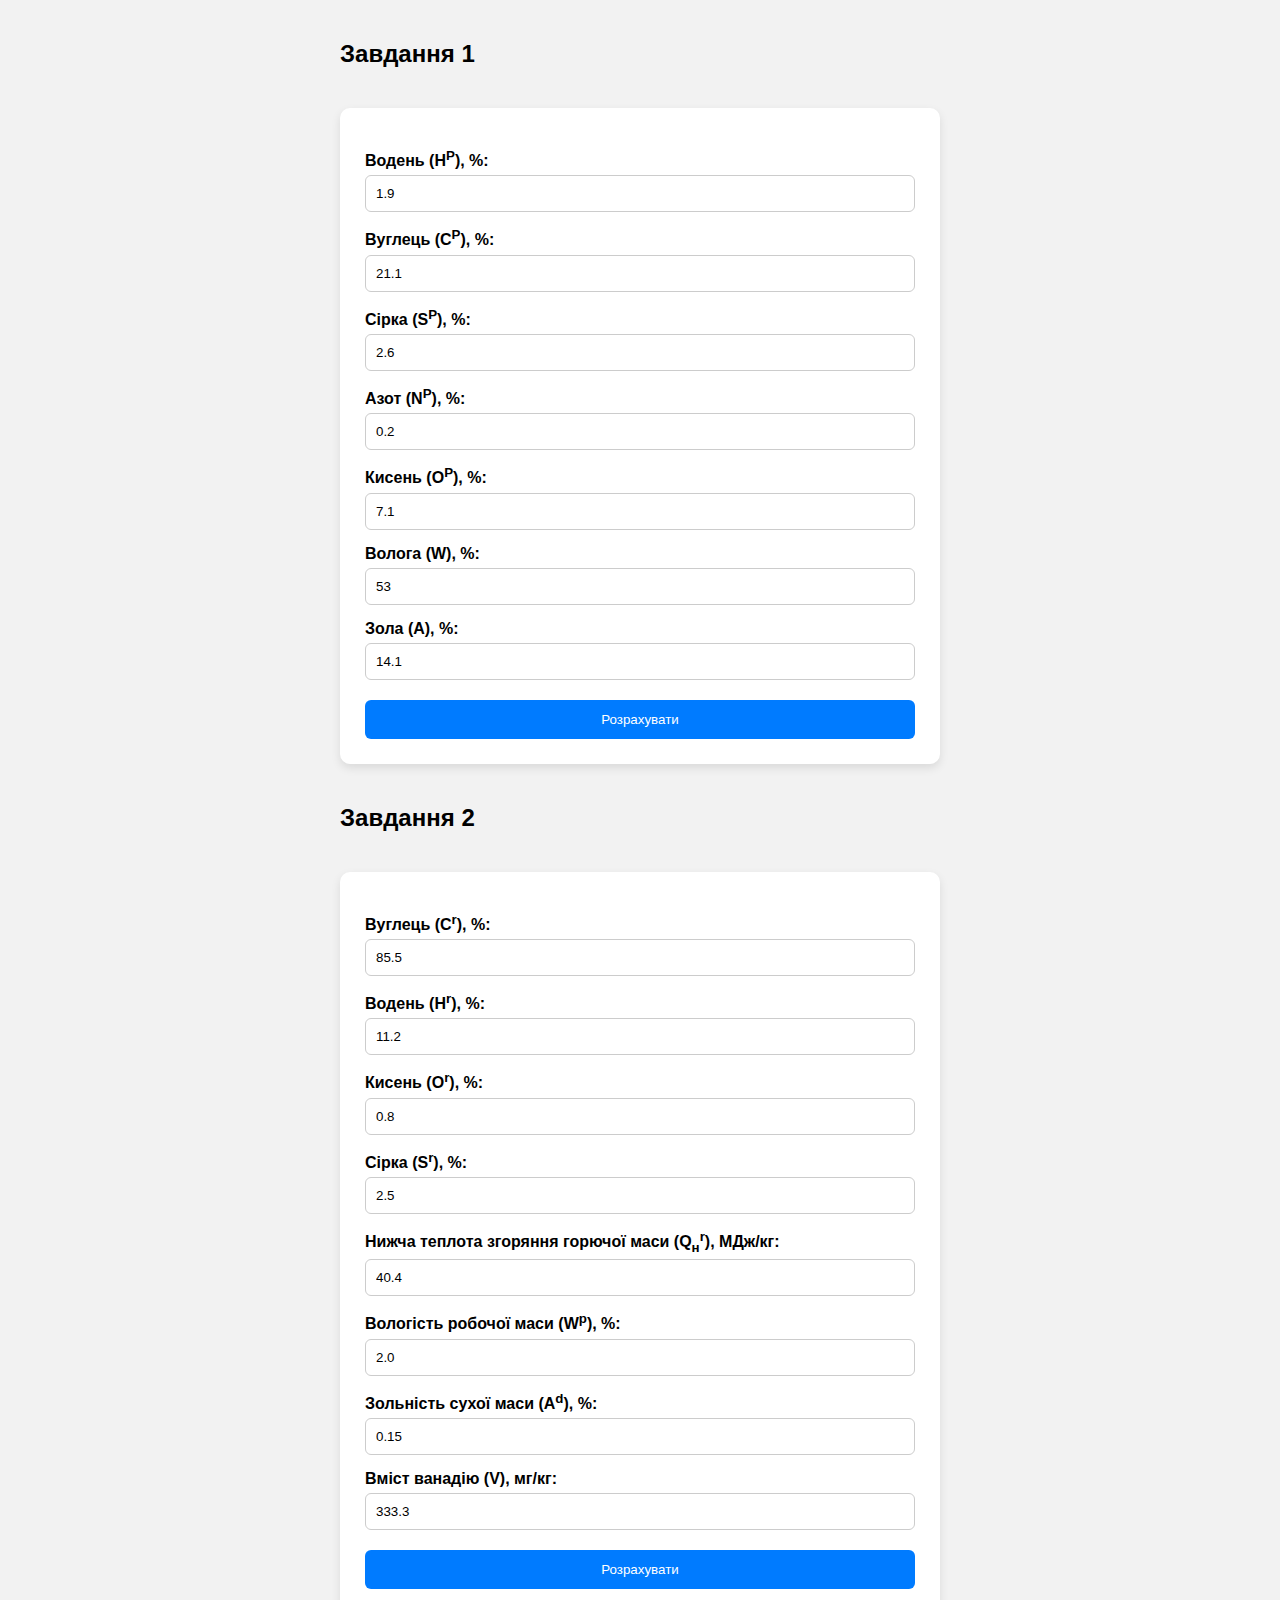
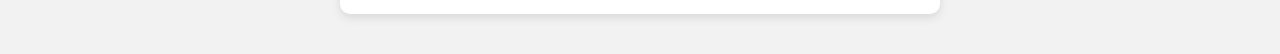
<file: PW1TB-32_Sliunko_Ihor_Olehovych/index.html>
<!DOCTYPE html>
<html lang="en">

<head>
    <meta charset="UTF-8">
    <meta name="viewport" content="width=device-width, initial-scale=1.0">
    <link rel="stylesheet" href="style.css">
    <title>Практична 1</title>
</head>

<body>
    <h2>Завдання 1</h2>
    <form>
        <label>Водень (H<sup>P</sup>), %:</label>
        <input id="hydrogen-1" value="1.9" type="number">

        <label>Вуглець (C<sup>P</sup>), %:</label>
        <input id="carbon-1" value="21.1" type="number">

        <label>Сірка (S<sup>P</sup>), %:</label>
        <input id="sulfur-1" value="2.6" type="number">

        <label>Азот (N<sup>P</sup>), %:</label>
        <input id="nitrogen-1" value="0.2" type="number">

        <label>Кисень (O<sup>P</sup>), %:</label>
        <input id="oxygen-1" value="7.1" type="number">

        <label>Волога (W), %:</label>
        <input id="moisture-1" value="53" type="number">

        <label>Зола (A), %:</label>
        <input id="ash-1" value="14.1" type="number">

        <button type="button" onclick="calculate1()">Розрахувати</button>
    </form>
    <p id="result-1" class="result"></p>

    <h2>Завдання 2</h2>
    <form>
        <label>Вуглець (C<sup>r</sup>), %:</label>
        <input id="carbon-2" value="85.5" type="number">

        <label>Водень (H<sup>r</sup>), %:</label>
        <input id="hydrogen-2" value="11.2" type="number">

        <label>Кисень (O<sup>r</sup>), %:</label>
        <input id="oxygen-2" value="0.8" type="number">

        <label>Сірка (S<sup>r</sup>), %:</label>
        <input id="sulfur-2" value="2.5" type="number">

        <label>Нижча теплота згоряння горючої маси (Q<sub>н</sub><sup>r</sup>), МДж/кг:</label>
        <input id="q-combustible-2" value="40.4" type="number">

        <label>Вологість робочої маси (W<sup>p</sup>), %:</label>
        <input id="moisture-2" value="2.0" type="number">

        <label>Зольність сухої маси (A<sup>d</sup>), %:</label>
        <input id="ash-2" value="0.15" type="number">

        <label>Вміст ванадію (V), мг/кг:</label>
        <input id="vanadium-2" value="333.3" type="number" step="1">

        <button type="button" onclick="calculate2()">Розрахувати</button>
    </form>
    <p id="result-2" class="result"></p>

    <script src="script.js"></script>
</body>

</html>
</file>
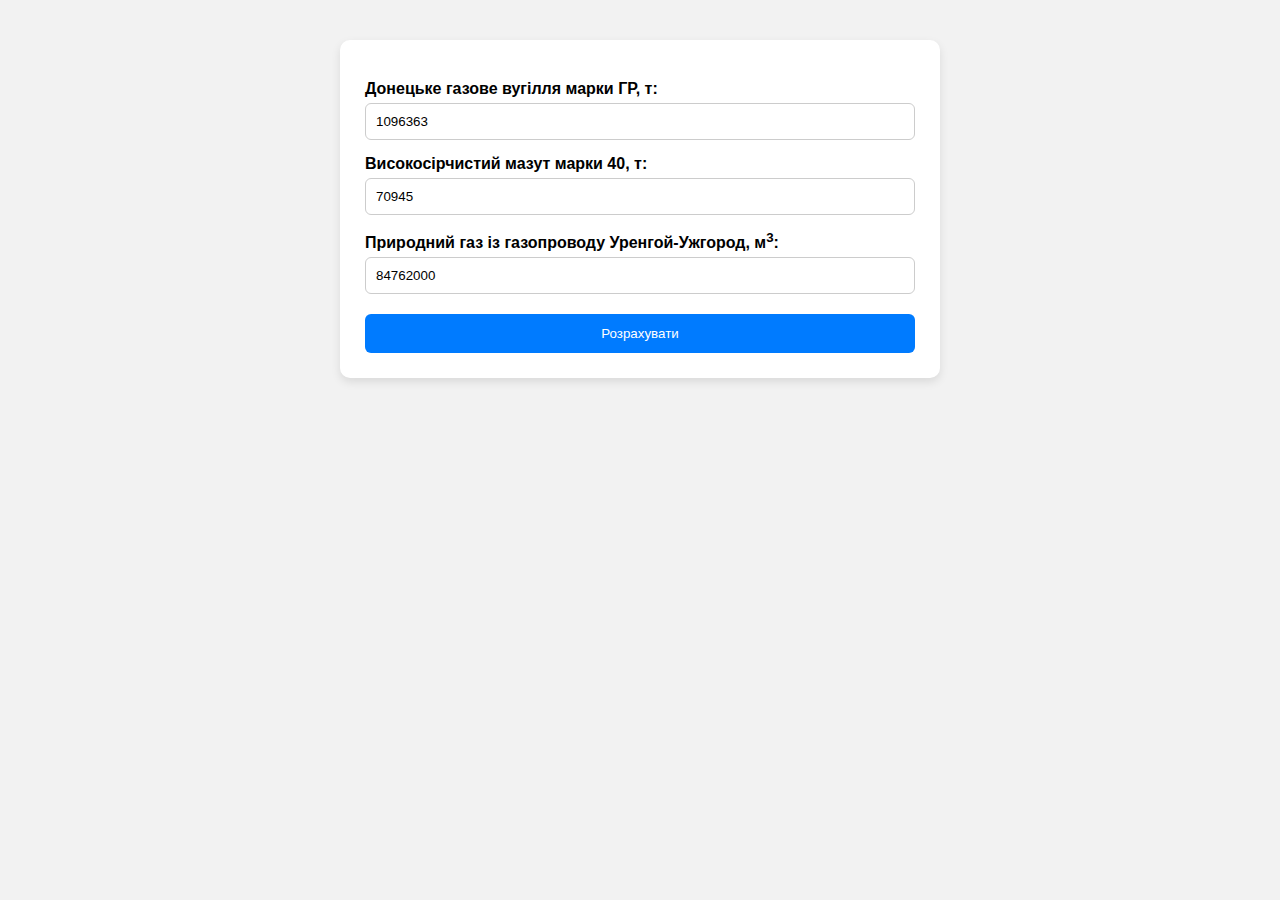
<file: PW2TB-32_Sliunko_Ihor_Olehovych/index.html>
<!DOCTYPE html>
<html lang="en">

<head>
    <meta charset="UTF-8">
    <meta name="viewport" content="width=device-width, initial-scale=1.0">
    <link rel="stylesheet" href="style.css">
    <title>Практична 2</title>
</head>

<body>
    <form>
        <label>Донецьке газове вугілля марки ГР, т:</label>
        <input id="coal" value="1096363" type="number">

        <label>Високосірчистий мазут марки 40, т:</label>
        <input id="fuelOil" value="70945" type="number">

        <label>Природний газ із газопроводу Уренгой-Ужгород, м<sup>3</sup>:</label>
        <input id="gas" value="84762000" type="number">

        <button type="button" onclick="calculate()">Розрахувати</button>
    </form>
    <p id="result" class="result"></p>

    <script src="script.js"></script>
</body>

</html>
</file>
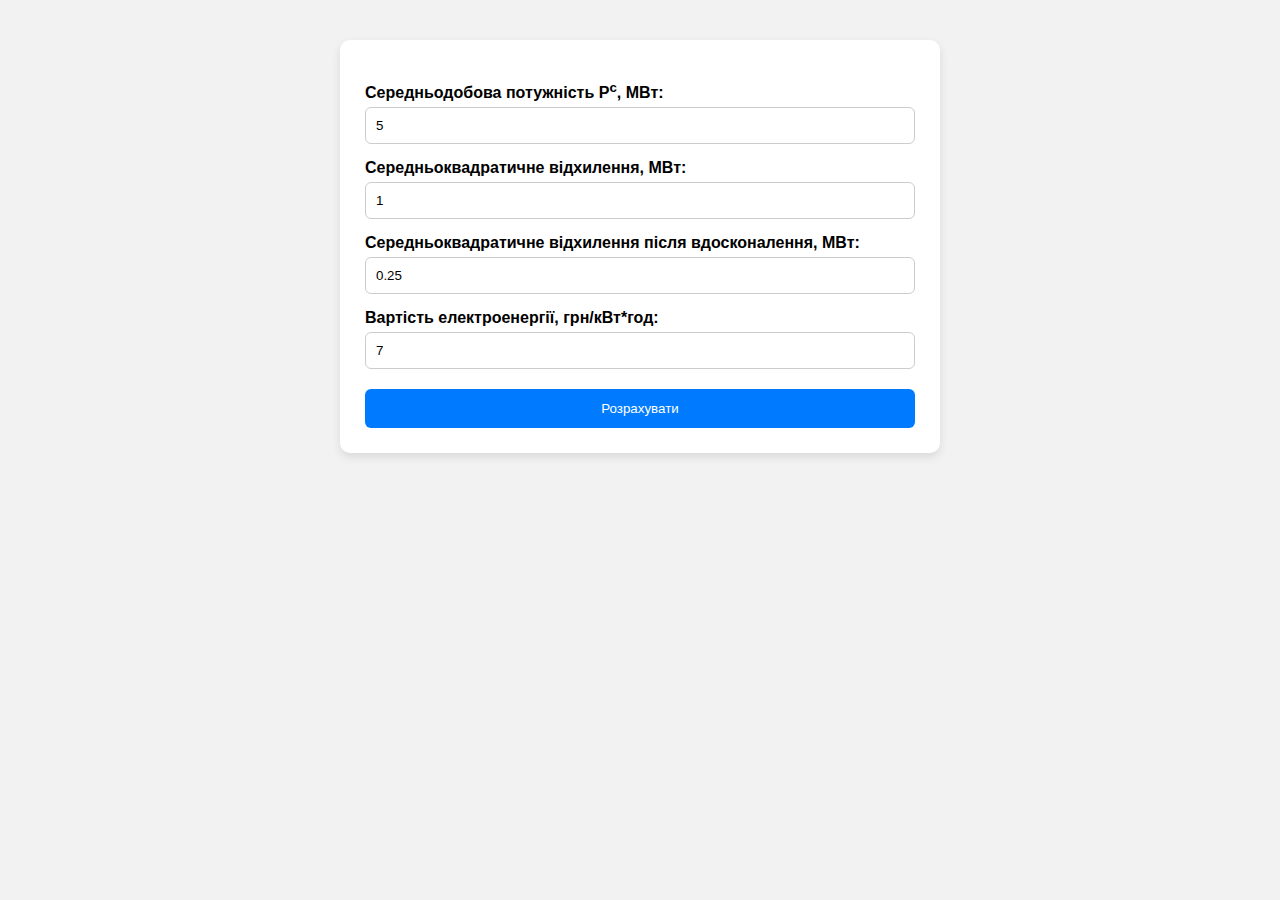
<file: PW3TB-32_Sliunko_Ihor_Olehovych/index.html>
<!DOCTYPE html>
<html lang="en">

<head>
    <meta charset="UTF-8">
    <meta name="viewport" content="width=device-width, initial-scale=1.0">
    <link rel="stylesheet" href="style.css">
    <title>Практична 3</title>
</head>

<body>
    <form>
        <label>Середньодобова потужність P<sup>c</sup>, МВт:</label>
        <input id="power" value="5" type="number">

        <label>Середньоквадратичне відхилення, МВт:</label>
        <input id="standard-deviation" value="1" type="number">

        <label>Середньоквадратичне відхилення після вдосконалення, МВт:</label>
        <input id="standard-deviation-improved" value="0.25" type="number">

        <label>Вартість електроенергії, грн/кВт*год:</label>
        <input id="energy-price" value="7" type="number">

        <button type="button" onclick="calculate()">Розрахувати</button>
    </form>
    <p id="result" class="result"></p>

    <script src="script.js"></script>
</body>

</html>
</file>
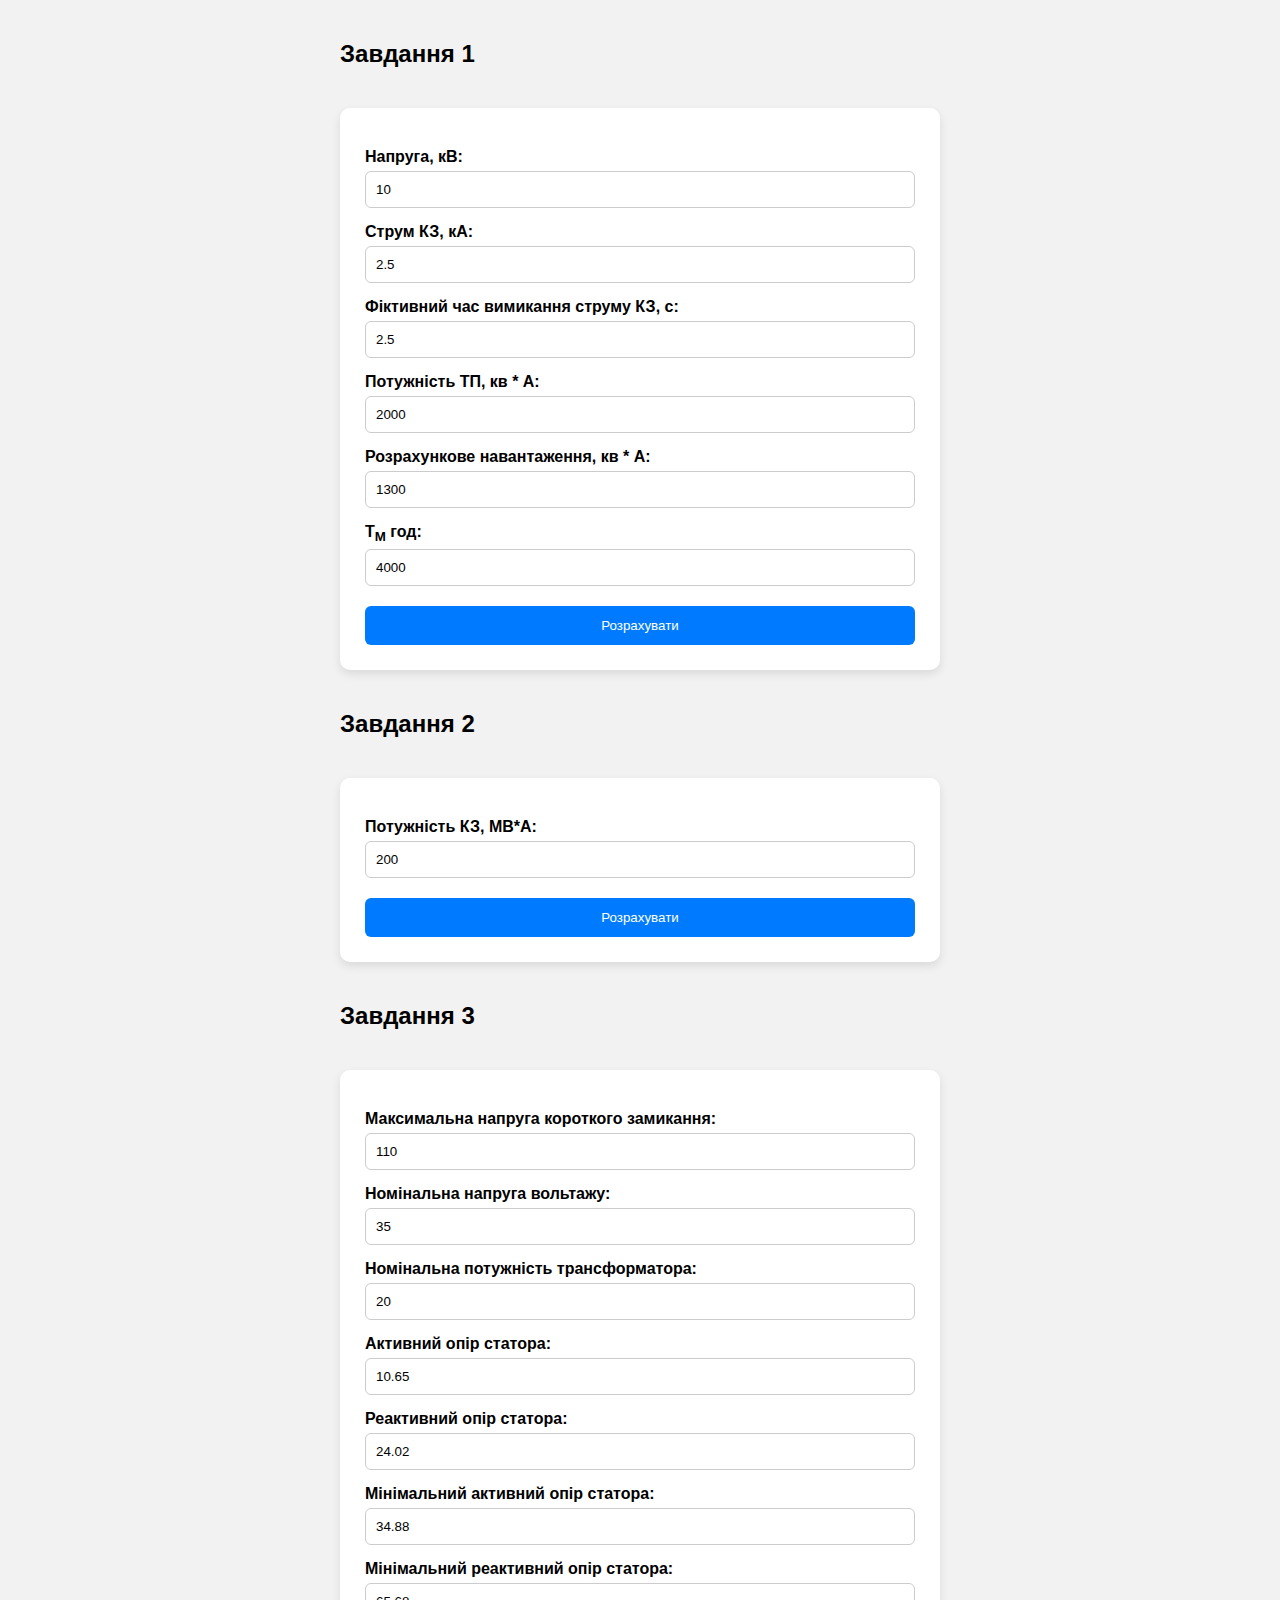
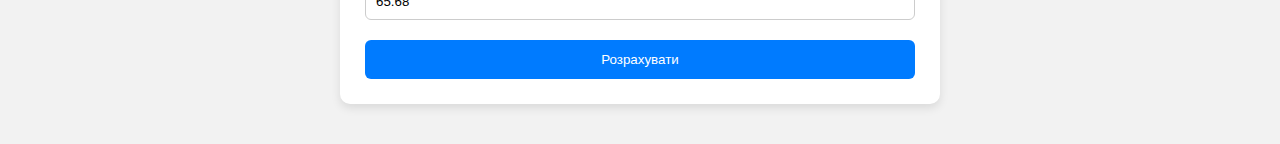
<file: PW4TB-32_Sliunko_Ihor_Olehovych/index.html>
<!DOCTYPE html>
<html lang="en">

<head>
    <meta charset="UTF-8">
    <meta name="viewport" content="width=device-width, initial-scale=1.0">
    <link rel="stylesheet" href="style.css">
    <title>Практична 4</title>
</head>

<body>
    <h2>Завдання 1</h2>
    <form>
        <label>Напруга, кВ:</label>
        <input id="voltage" value="10" type="number">

        <label>Струм КЗ, кА:</label>
        <input id="current-sc" value="2.5" type="number">

        <label>Фіктивний час вимикання струму КЗ, с:</label>
        <input id="fictitious-time-sc" value="2.5" type="number">

        <label>Потужність ТП, кв * А:</label>
        <input id="power" value="2000" type="number">

        <label>Розрахункове навантаження, кв * А:</label>
        <input id="load" value="1300" type="number">

        <label>T<sub>M</sub> год:</label>
        <input id="T_M" value="4000" type="number">

        <button type="button" onclick="calculate_1()">Розрахувати</button>
    </form>
    <p id="result1" class="result"></p>

    <h2>Завдання 2</h2>
    <form>
        <label>Потужність КЗ, МВ*А:</label>
        <input id="power-sc" value="200" type="number">

        <button type="button" onclick="calculate_2()">Розрахувати</button>
    </form>
    <p id="result2" class="result"></p>

    <h2>Завдання 3</h2>
    <form>
        <label>Максимальна напруга короткого замикання:</label>
        <input id="voltage-max-sc" value="110" type="number">

        <label>Номінальна напруга вольтажу:</label>
        <input id="voltage-nominal" value="35" type="number">

        <label>Номінальна потужність трансформатора:</label>
        <input id="power-transformer-nominal" value="20" type="number">

        <label>Активний опір статора:</label>
        <input id="resistance-stator-active" value="10.65" type="number">

        <label>Реактивний опір статора:</label>
        <input id="resistance-stator-reactive" value="24.02" type="number">

        <label>Мінімальний активний опір статора:</label>
        <input id="resistance-stator-active-min" value="34.88" type="number">

        <label>Мінімальний реактивний опір статора:</label>
        <input id="resistance-stator-reactive-min" value="65.68" type="number">

        <button type="button" onclick="calculate_3()">Розрахувати</button>
    </form>
    <p id="result3" class="result"></p>

    <script src="script.js"></script>
</body>

</html>
</file>
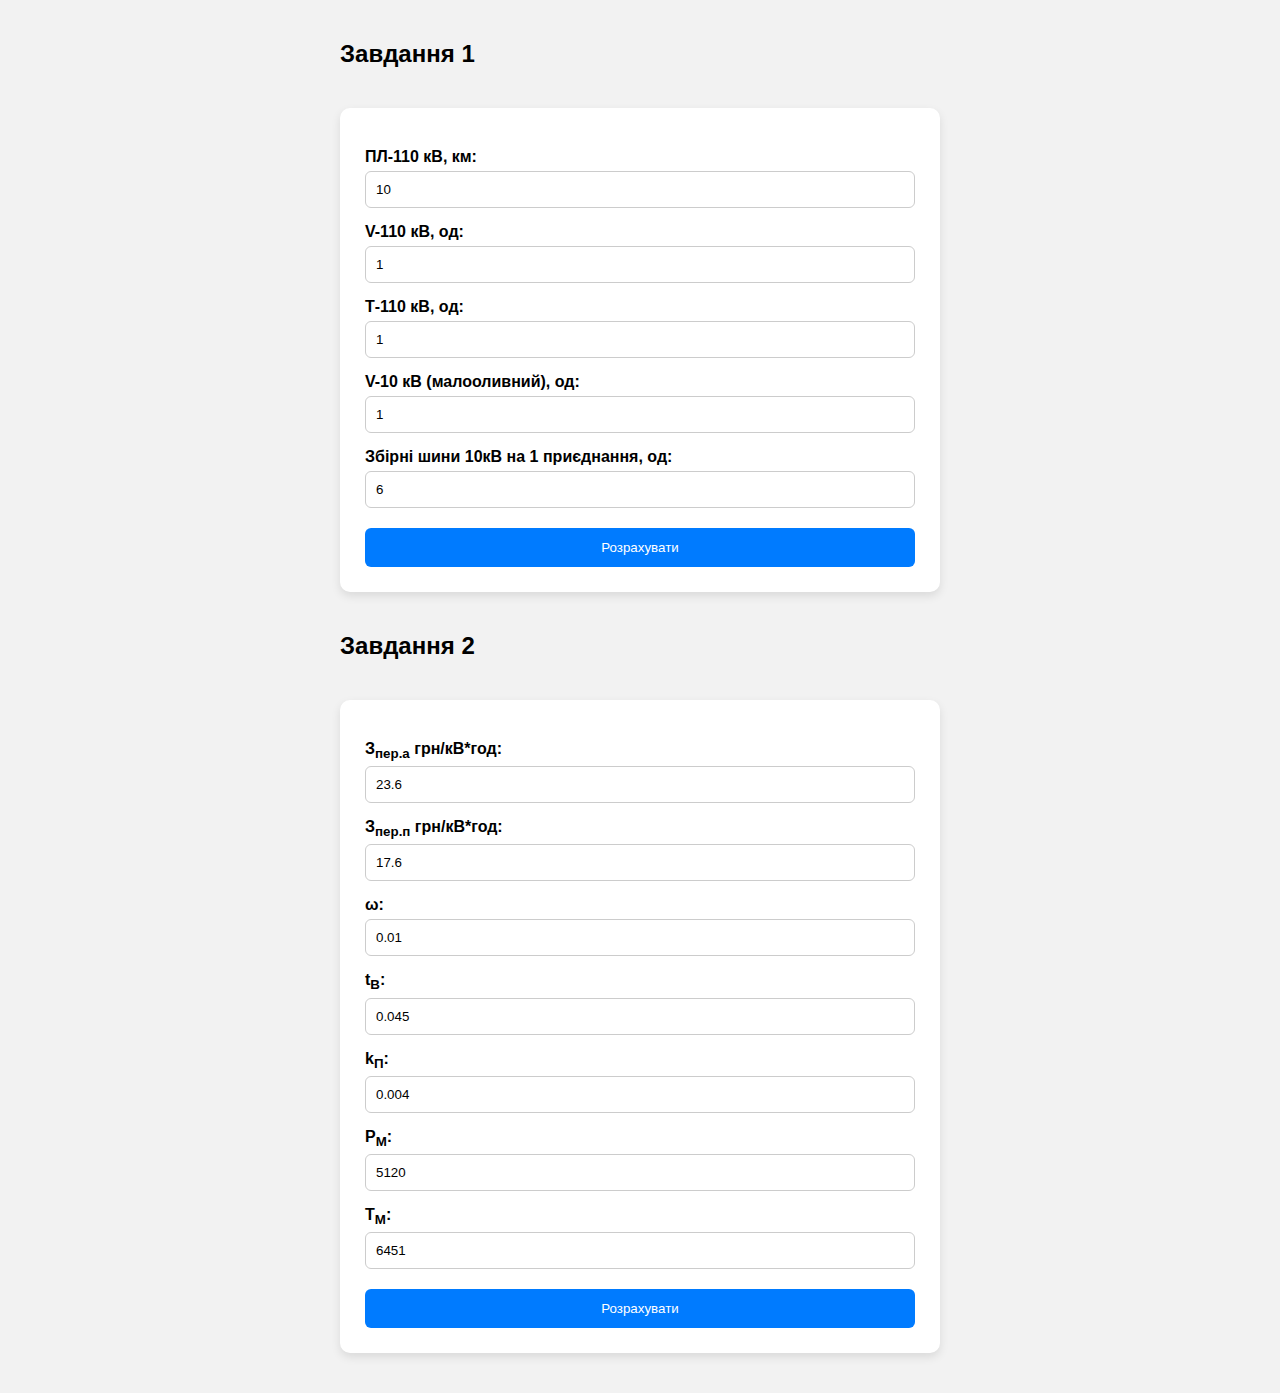
<file: PW5TB-32_Sliunko_Ihor_Olehovych/index.html>
<!DOCTYPE html>
<html lang="en">

<head>
    <meta charset="UTF-8">
    <meta name="viewport" content="width=device-width, initial-scale=1.0">
    <link rel="stylesheet" href="style.css">
    <title>Практична 5</title>
</head>

<body>
    <h2>Завдання 1</h2>
    <form>
        <label>ПЛ-110 кВ, км:</label>
        <input id="PL-110" value="10" type="number">

        <label>V-110 кВ, од:</label>
        <input id="V-110" value="1" type="number">

        <label>Т-110 кВ, од:</label>
        <input id="T-110" value="1" type="number">

        <label>V-10 кВ (малооливний), од:</label>
        <input id="V-10" value="1" type="number">

        <label>Збірні шини 10кВ на 1 приєднання, од:</label>
        <input id="BUS-10" value="6" type="number">

        <button type="button" onclick="calculate_1()">Розрахувати</button>
    </form>
    <p id="result1" class="result"></p>

    <h2>Завдання 2</h2>
    <form>
        <label>З<sub>пер.а</sub> грн/кВ*год:</label>
        <input id="Z_per_a" value="23.6" type="number">

        <label>З<sub>пер.п</sub> грн/кВ*год:</label>
        <input id="Z_per_p" value="17.6" type="number">

        <label>ω:</label>
        <input id="w" value="0.01" type="number">

        <label>t<sub>В</sub>:</label>
        <input id="t_v" value="0.045" type="number">

        <label>k<sub>П</sub>:</label>
        <input id="k_p" value="0.004" type="number">

        <label>P<sub>М</sub>:</label>
        <input id="P_M" value="5120" type="number">

        <label>T<sub>М</sub>:</label>
        <input id="T_M" value="6451" type="number">

        <button type="button" onclick="calculate_2()">Розрахувати</button>
    </form>
    <p id="result2" class="result"></p>

    <script src="script.js"></script>
</body>

</html>
</file>
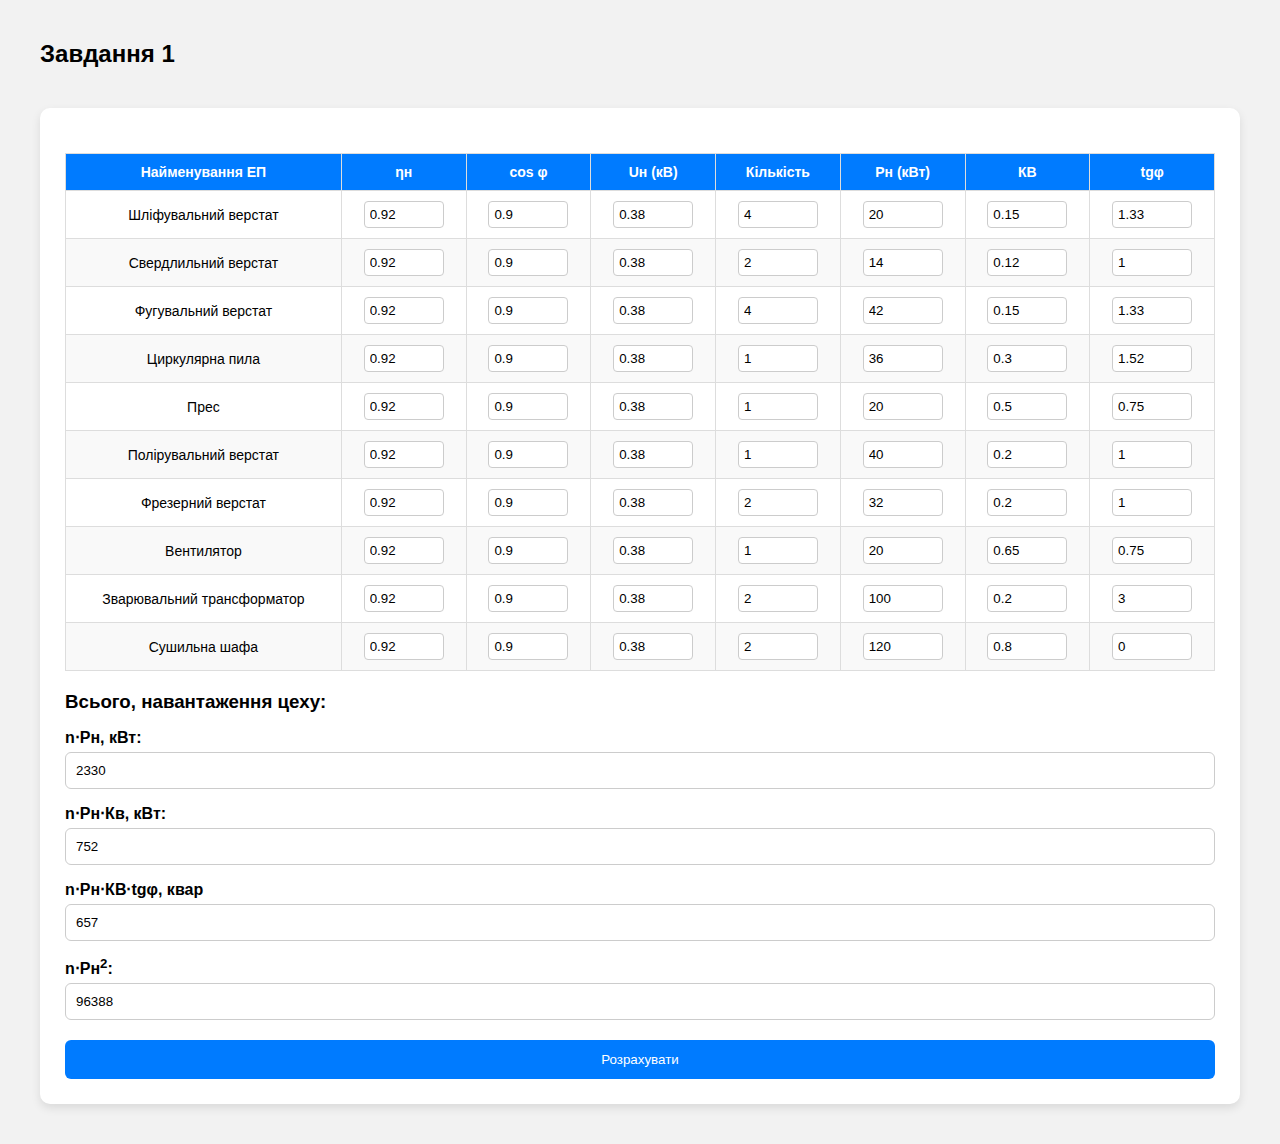
<file: PW6TB-32_Sliunko_Ihor_Olehovych/index.html>
<!DOCTYPE html>
<html lang="en">

<head>
    <meta charset="UTF-8">
    <meta name="viewport" content="width=device-width, initial-scale=1.0">
    <link rel="stylesheet" href="style.css">
    <title>Практична 6</title>
</head>

<body>
    <h2>Завдання 1</h2>
    <form>
        <table id="deviceTable">
            <thead>
                <tr>
                    <th>Найменування ЕП</th>
                    <th>ηн</th>
                    <th>cos φ</th>
                    <th>Uн (кВ)</th>
                    <th>Кількість</th>
                    <th>Pн (кВт)</th>
                    <th>КВ</th>
                    <th>tgφ</th>
                </tr>
            </thead>
            <tbody>
                <tr>
                    <td>Шліфувальний верстат</td>
                    <td><input type="number" value="0.92" step="0.01"></td>
                    <td><input type="number" value="0.9" step="0.01"></td>
                    <td><input type="number" value="0.38" step="0.01"></td>
                    <td><input type="number" value="4"></td>
                    <td><input type="number" value="20"></td>
                    <td><input type="number" value="0.15" step="0.01"></td>
                    <td><input type="number" value="1.33" step="0.01"></td>
                </tr>
                <tr>
                    <td>Свердлильний верстат</td>
                    <td><input type="number" value="0.92" step="0.01"></td>
                    <td><input type="number" value="0.9" step="0.01"></td>
                    <td><input type="number" value="0.38" step="0.01"></td>
                    <td><input type="number" value="2"></td>
                    <td><input type="number" value="14"></td>
                    <td><input type="number" value="0.12" step="0.01"></td>
                    <td><input type="number" value="1" step="0.01"></td>
                </tr>
                <tr>
                    <td>Фугувальний верстат</td>
                    <td><input type="number" value="0.92" step="0.01"></td>
                    <td><input type="number" value="0.9" step="0.01"></td>
                    <td><input type="number" value="0.38" step="0.01"></td>
                    <td><input type="number" value="4"></td>
                    <td><input type="number" value="42"></td>
                    <td><input type="number" value="0.15" step="0.01"></td>
                    <td><input type="number" value="1.33" step="0.01"></td>
                </tr>
                <tr>
                    <td>Циркулярна пила</td>
                    <td><input type="number" value="0.92" step="0.01"></td>
                    <td><input type="number" value="0.9" step="0.01"></td>
                    <td><input type="number" value="0.38" step="0.01"></td>
                    <td><input type="number" value="1"></td>
                    <td><input type="number" value="36"></td>
                    <td><input type="number" value="0.3" step="0.01"></td>
                    <td><input type="number" value="1.52" step="0.01"></td>
                </tr>
                <tr>
                    <td>Прес</td>
                    <td><input type="number" value="0.92" step="0.01"></td>
                    <td><input type="number" value="0.9" step="0.01"></td>
                    <td><input type="number" value="0.38" step="0.01"></td>
                    <td><input type="number" value="1"></td>
                    <td><input type="number" value="20"></td>
                    <td><input type="number" value="0.5" step="0.01"></td>
                    <td><input type="number" value="0.75" step="0.01"></td>
                </tr>
                <tr>
                    <td>Полірувальний верстат</td>
                    <td><input type="number" value="0.92" step="0.01"></td>
                    <td><input type="number" value="0.9" step="0.01"></td>
                    <td><input type="number" value="0.38" step="0.01"></td>
                    <td><input type="number" value="1"></td>
                    <td><input type="number" value="40"></td>
                    <td><input type="number" value="0.2" step="0.01"></td>
                    <td><input type="number" value="1" step="0.01"></td>
                </tr>
                <tr>
                    <td>Фрезерний верстат</td>
                    <td><input type="number" value="0.92" step="0.01"></td>
                    <td><input type="number" value="0.9" step="0.01"></td>
                    <td><input type="number" value="0.38" step="0.01"></td>
                    <td><input type="number" value="2"></td>
                    <td><input type="number" value="32"></td>
                    <td><input type="number" value="0.2" step="0.01"></td>
                    <td><input type="number" value="1" step="0.01"></td>
                </tr>
                <tr>
                    <td>Вентилятор</td>
                    <td><input type="number" value="0.92" step="0.01"></td>
                    <td><input type="number" value="0.9" step="0.01"></td>
                    <td><input type="number" value="0.38" step="0.01"></td>
                    <td><input type="number" value="1"></td>
                    <td><input type="number" value="20"></td>
                    <td><input type="number" value="0.65" step="0.01"></td>
                    <td><input type="number" value="0.75" step="0.01"></td>
                </tr>
                <tr>
                    <td>Зварювальний трансформатор</td>
                    <td><input type="number" value="0.92" step="0.01"></td>
                    <td><input type="number" value="0.9" step="0.01"></td>
                    <td><input type="number" value="0.38"></td>
                    <td><input type="number" value="2"></td>
                    <td><input type="number" value="100"></td>
                    <td><input type="number" value="0.2" step="0.01"></td>
                    <td><input type="number" value="3" step="0.01"></td>
                </tr>
                <tr>
                    <td>Сушильна шафа</td>
                    <td><input type="number" value="0.92" step="0.01"></td>
                    <td><input type="number" value="0.9" step="0.01"></td>
                    <td><input type="number" value="0.38"></td>
                    <td><input type="number" value="2"></td>
                    <td><input type="number" value="120"></td>
                    <td><input type="number" value="0.8" step="0.01"></td>
                    <td><input type="number" value="0" step="0.01"></td>
                </tr>
            </tbody>
        </table>

        <h3>Всього, навантаження цеху:</h3>

        <label>n⋅Рн, кВт:</label>
        <input id="total_nPn" value="2330" type="number">

        <label>n⋅Рн⋅Кв, кВт:</label>
        <input id="total_nPnKv" value="752" type="number">

        <label>n⋅Рн⋅КВ⋅tgφ, квар</label>
        <input id="total_nPnKvTg" value="657" type="number">

        <label>n⋅Рн<sup>2</sup>:</label>
        <input id="total_nPn2" value="96388" type="number">

        <button type="button" onclick="calculate()">Розрахувати</button>
    </form>
    <p id="result" class="result"></p>

    <script src="script.js"></script>
</body>

</html>
</file>
<file: PW1TB-32_Sliunko_Ihor_Olehovych/style.css>
* {
    padding: 0;
    margin: 0;
    box-sizing: border-box;
}

body {
    font-family: Arial, sans-serif;
    background: #f2f2f2;
    font-size: 16px;
}

h2 {
    max-width: 600px;
    margin: 40px auto;
}

form {
    background: #fff;
    padding: 25px;
    max-width: 600px;
    margin: 40px auto;
    border-radius: 10px;
    box-shadow: 0 4px 10px rgba(0, 0, 0, 0.1);
}

form label {
    display: block;
    margin: 15px 0 5px 0;
    font-weight: bold;
}

form input {
    width: 100%;
    padding: 10px;
    box-sizing: border-box;
    border: 1px solid #ccc;
    border-radius: 6px;
}

button {
    width: 100%;
    margin-top: 20px;
    padding: 12px;
    background-color: #007bff;
    color: white;
    border: none;
    border-radius: 6px;
    cursor: pointer;
    transition: background-color 0.3s ease;
}

button:hover {
    background-color: #0056b3;
}

.result {
    max-width: 600px;
    margin: 20px auto;
    background: #fff;
    padding: 25px;
    border-radius: 10px;
    box-shadow: 0 4px 10px rgba(0, 0, 0, 0.1);
    line-height: 1.6;
}

.result:empty {
    display: none;
}
</file>
<file: PW2TB-32_Sliunko_Ihor_Olehovych/style.css>
* {
    padding: 0;
    margin: 0;
    box-sizing: border-box;
}

body {
    font-family: Arial, sans-serif;
    background: #f2f2f2;
    font-size: 16px;
}

h2 {
    max-width: 600px;
    margin: 40px auto;
}

form {
    background: #fff;
    padding: 25px;
    max-width: 600px;
    margin: 40px auto;
    border-radius: 10px;
    box-shadow: 0 4px 10px rgba(0, 0, 0, 0.1);
}

form label {
    display: block;
    margin: 15px 0 5px 0;
    font-weight: bold;
}

form input {
    width: 100%;
    padding: 10px;
    box-sizing: border-box;
    border: 1px solid #ccc;
    border-radius: 6px;
}

button {
    width: 100%;
    margin-top: 20px;
    padding: 12px;
    background-color: #007bff;
    color: white;
    border: none;
    border-radius: 6px;
    cursor: pointer;
    transition: background-color 0.3s ease;
}

button:hover {
    background-color: #0056b3;
}

.result {
    max-width: 600px;
    margin: 20px auto;
    background: #fff;
    padding: 25px;
    border-radius: 10px;
    box-shadow: 0 4px 10px rgba(0, 0, 0, 0.1);
    line-height: 1.6;
}

.result:empty {
    display: none;
}
</file>
<file: PW3TB-32_Sliunko_Ihor_Olehovych/style.css>
* {
    padding: 0;
    margin: 0;
    box-sizing: border-box;
}

body {
    font-family: Arial, sans-serif;
    background: #f2f2f2;
    font-size: 16px;
}

h2 {
    max-width: 600px;
    margin: 40px auto;
}

form {
    background: #fff;
    padding: 25px;
    max-width: 600px;
    margin: 40px auto;
    border-radius: 10px;
    box-shadow: 0 4px 10px rgba(0, 0, 0, 0.1);
}

form label {
    display: block;
    margin: 15px 0 5px 0;
    font-weight: bold;
}

form input {
    width: 100%;
    padding: 10px;
    box-sizing: border-box;
    border: 1px solid #ccc;
    border-radius: 6px;
}

button {
    width: 100%;
    margin-top: 20px;
    padding: 12px;
    background-color: #007bff;
    color: white;
    border: none;
    border-radius: 6px;
    cursor: pointer;
    transition: background-color 0.3s ease;
}

button:hover {
    background-color: #0056b3;
}

.result {
    max-width: 600px;
    margin: 20px auto;
    background: #fff;
    padding: 25px;
    border-radius: 10px;
    box-shadow: 0 4px 10px rgba(0, 0, 0, 0.1);
    line-height: 1.6;
}

.result:empty {
    display: none;
}
</file>
<file: PW4TB-32_Sliunko_Ihor_Olehovych/style.css>
* {
    padding: 0;
    margin: 0;
    box-sizing: border-box;
}

body {
    font-family: Arial, sans-serif;
    background: #f2f2f2;
    font-size: 16px;
}

h2 {
    max-width: 600px;
    margin: 40px auto;
}

form {
    background: #fff;
    padding: 25px;
    max-width: 600px;
    margin: 40px auto;
    border-radius: 10px;
    box-shadow: 0 4px 10px rgba(0, 0, 0, 0.1);
}

form label {
    display: block;
    margin: 15px 0 5px 0;
    font-weight: bold;
}

form input {
    width: 100%;
    padding: 10px;
    box-sizing: border-box;
    border: 1px solid #ccc;
    border-radius: 6px;
}

button {
    width: 100%;
    margin-top: 20px;
    padding: 12px;
    background-color: #007bff;
    color: white;
    border: none;
    border-radius: 6px;
    cursor: pointer;
    transition: background-color 0.3s ease;
}

button:hover {
    background-color: #0056b3;
}

.result {
    max-width: 600px;
    margin: 20px auto;
    background: #fff;
    padding: 25px;
    border-radius: 10px;
    box-shadow: 0 4px 10px rgba(0, 0, 0, 0.1);
    line-height: 1.6;
}

.result:empty {
    display: none;
}
</file>
<file: PW5TB-32_Sliunko_Ihor_Olehovych/style.css>
* {
    padding: 0;
    margin: 0;
    box-sizing: border-box;
}

body {
    font-family: Arial, sans-serif;
    background: #f2f2f2;
    font-size: 16px;
}

h2 {
    max-width: 600px;
    margin: 40px auto;
}

form {
    background: #fff;
    padding: 25px;
    max-width: 600px;
    margin: 40px auto;
    border-radius: 10px;
    box-shadow: 0 4px 10px rgba(0, 0, 0, 0.1);
}

form label {
    display: block;
    margin: 15px 0 5px 0;
    font-weight: bold;
}

form input {
    width: 100%;
    padding: 10px;
    box-sizing: border-box;
    border: 1px solid #ccc;
    border-radius: 6px;
}

button {
    width: 100%;
    margin-top: 20px;
    padding: 12px;
    background-color: #007bff;
    color: white;
    border: none;
    border-radius: 6px;
    cursor: pointer;
    transition: background-color 0.3s ease;
}

button:hover {
    background-color: #0056b3;
}

.result {
    max-width: 600px;
    margin: 20px auto;
    background: #fff;
    padding: 25px;
    border-radius: 10px;
    box-shadow: 0 4px 10px rgba(0, 0, 0, 0.1);
    line-height: 1.6;
}

.result:empty {
    display: none;
}
</file>
<file: PW6TB-32_Sliunko_Ihor_Olehovych/style.css>
* {
    padding: 0;
    margin: 0;
    box-sizing: border-box;
}

body {
    font-family: Arial, sans-serif;
    background: #f2f2f2;
    font-size: 16px;
}

h2 {
    max-width: 1200px;
    margin: 40px auto;
}

form {
    background: #fff;
    padding: 25px;
    max-width: 1200px;
    margin: 40px auto;
    border-radius: 10px;
    box-shadow: 0 4px 10px rgba(0, 0, 0, 0.1);
}

form label {
    display: block;
    margin: 15px 0 5px 0;
    font-weight: bold;
}

form input {
    width: 100%;
    padding: 10px;
    box-sizing: border-box;
    border: 1px solid #ccc;
    border-radius: 6px;
}

button {
    width: 100%;
    margin-top: 20px;
    padding: 12px;
    background-color: #007bff;
    color: white;
    border: none;
    border-radius: 6px;
    cursor: pointer;
    transition: background-color 0.3s ease;
}

button:hover {
    background-color: #0056b3;
}

.result {
    max-width: 600px;
    margin: 20px auto;
    background: #fff;
    padding: 25px;
    border-radius: 10px;
    box-shadow: 0 4px 10px rgba(0, 0, 0, 0.1);
    line-height: 1.6;
}

.result:empty {
    display: none;
}

table {
    width: 100%;
    border-collapse: collapse;
    margin: 20px 0;
    font-size: 14px;
}

table thead {
    background-color: #007bff;
    color: white;
}

table th,
table td {
    padding: 10px;
    border: 1px solid #ddd;
    text-align: center;
}

table tbody tr:nth-child(even) {
    background-color: #f9f9f9;
}

table tbody tr:hover {
    background-color: #f1f1f1;
}

table input[type="number"] {
    width: 80px;
    padding: 5px;
    border: 1px solid #ccc;
    border-radius: 4px;
}
</file>
